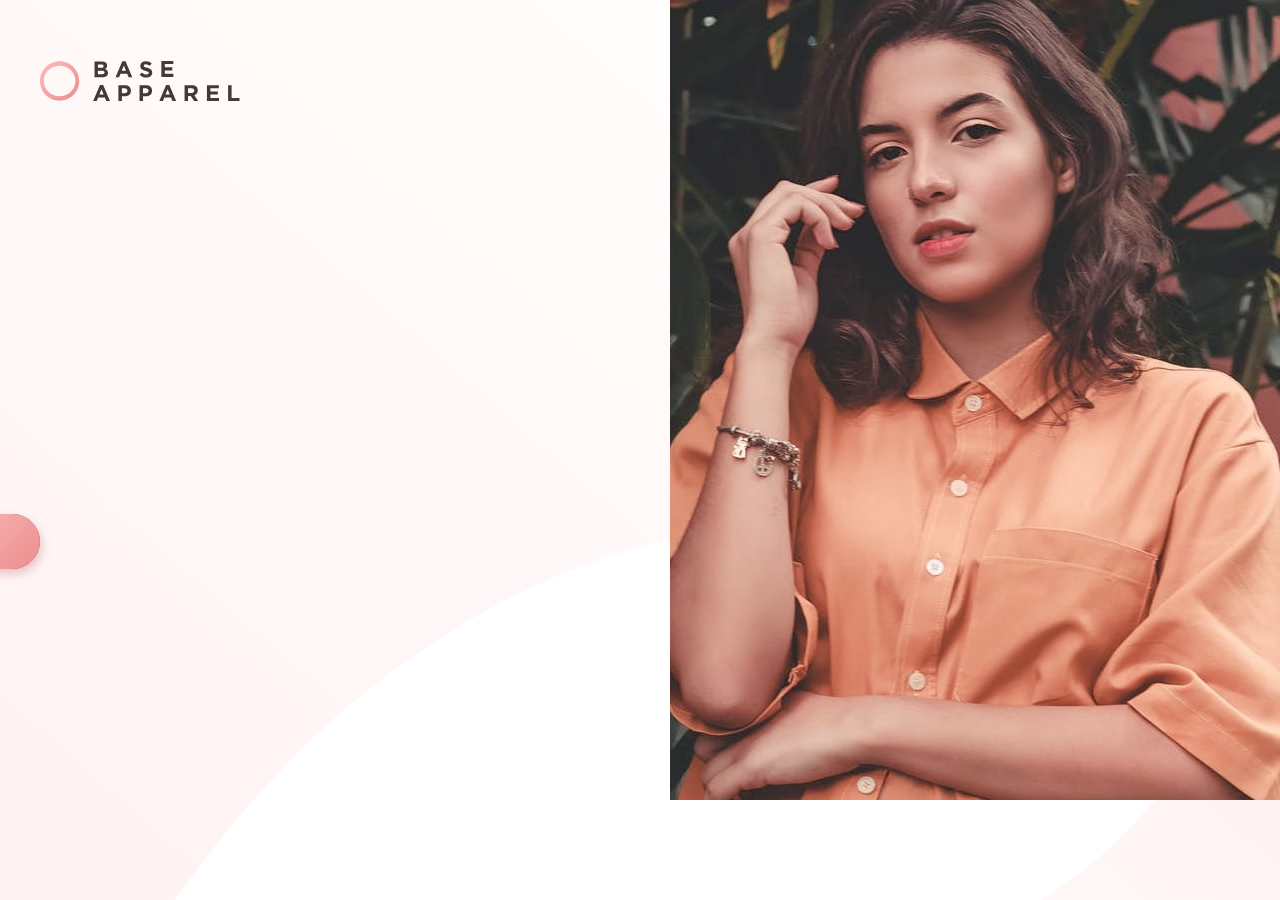
<file: base-apparel-coming-soon-master/index.html>
<!DOCTYPE html>
<html lang="en">
<head>
  <meta charset="UTF-8">
  <meta name="viewport" content="width=device-width, initial-scale=1.0"> <!-- displays site properly based on user's device -->

  <link rel="icon" type="image/png" sizes="32x32" href="./images/favicon-32x32.png">
  <title>Frontend Mentor | Base Apparel coming soon page</title>

  <!-- Feel free to remove these styles or customise in your own stylesheet 👍 -->
   <link rel="stylesheet" href="style.css" />
</head>
<body>
  <div class="container">
    <div class="left">
      <img class="logo" src="images/logo.svg" alt="Logo" />
      <img class="bg-mobile" src="images/hero-mobile.jpg"alt="background-mobile" />
      <div class="inner-container">
        <h1><span>We're</span>
          <br /> 
          coming
          <br /> 
          soon
         </h1>
   
     <p>Hello fellow shoppers! We're currently building our new <br> fashion store. Add your email below to stay up-to-date with announcements and our launch deals.
     </p>
     <form class="error">
     <input type="email" placeholder="Email Address"/>
     <img class="error-icon" src="images/icon-error.svg" alt="error"/>
     <button><img src="images/icon-arrow.svg" alt="arrow"/></button>
     <small>Please Provide a valid email</small>
     </form>
      </div>
      

    </div>
    <div class="right bg-image">
      <img src="images/hero-desktop.jpg" alt="image" />
    </div>

    </div>
    
  


  </div> 
</body>
</html>
</file>
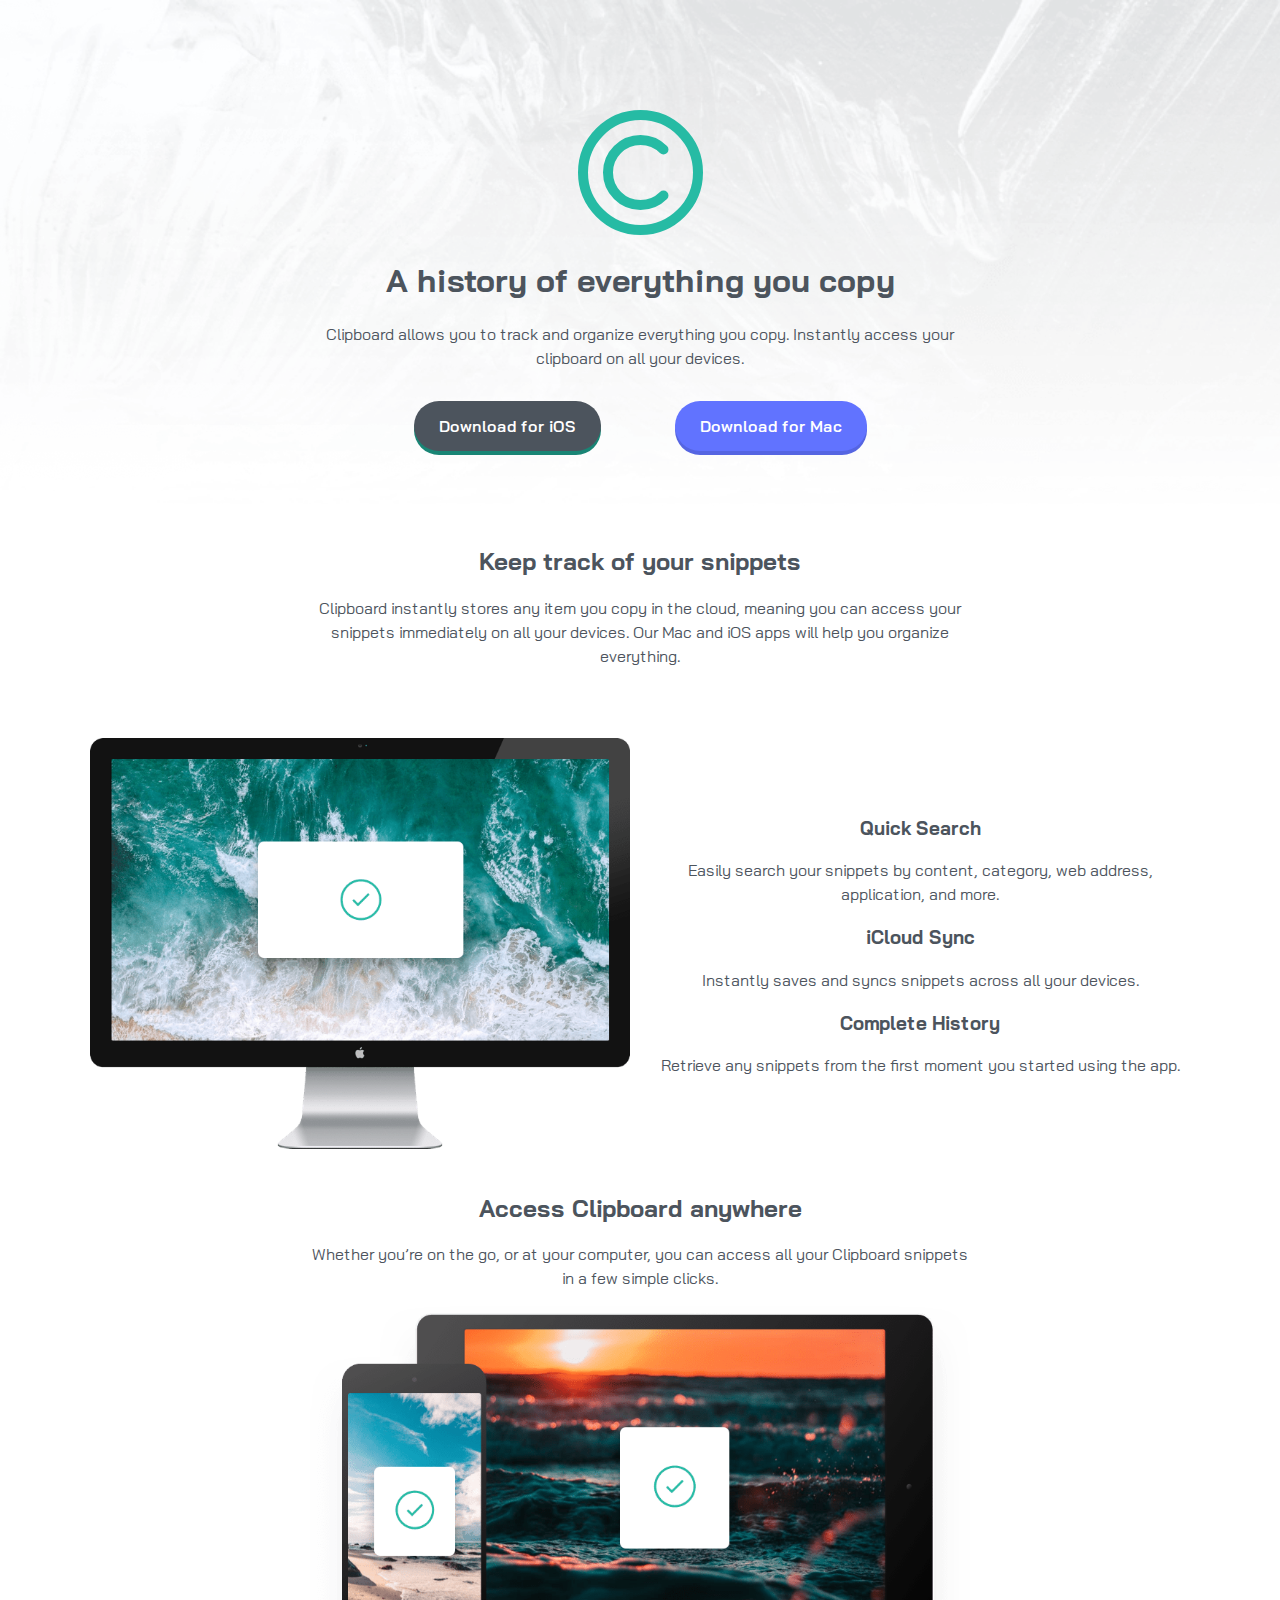
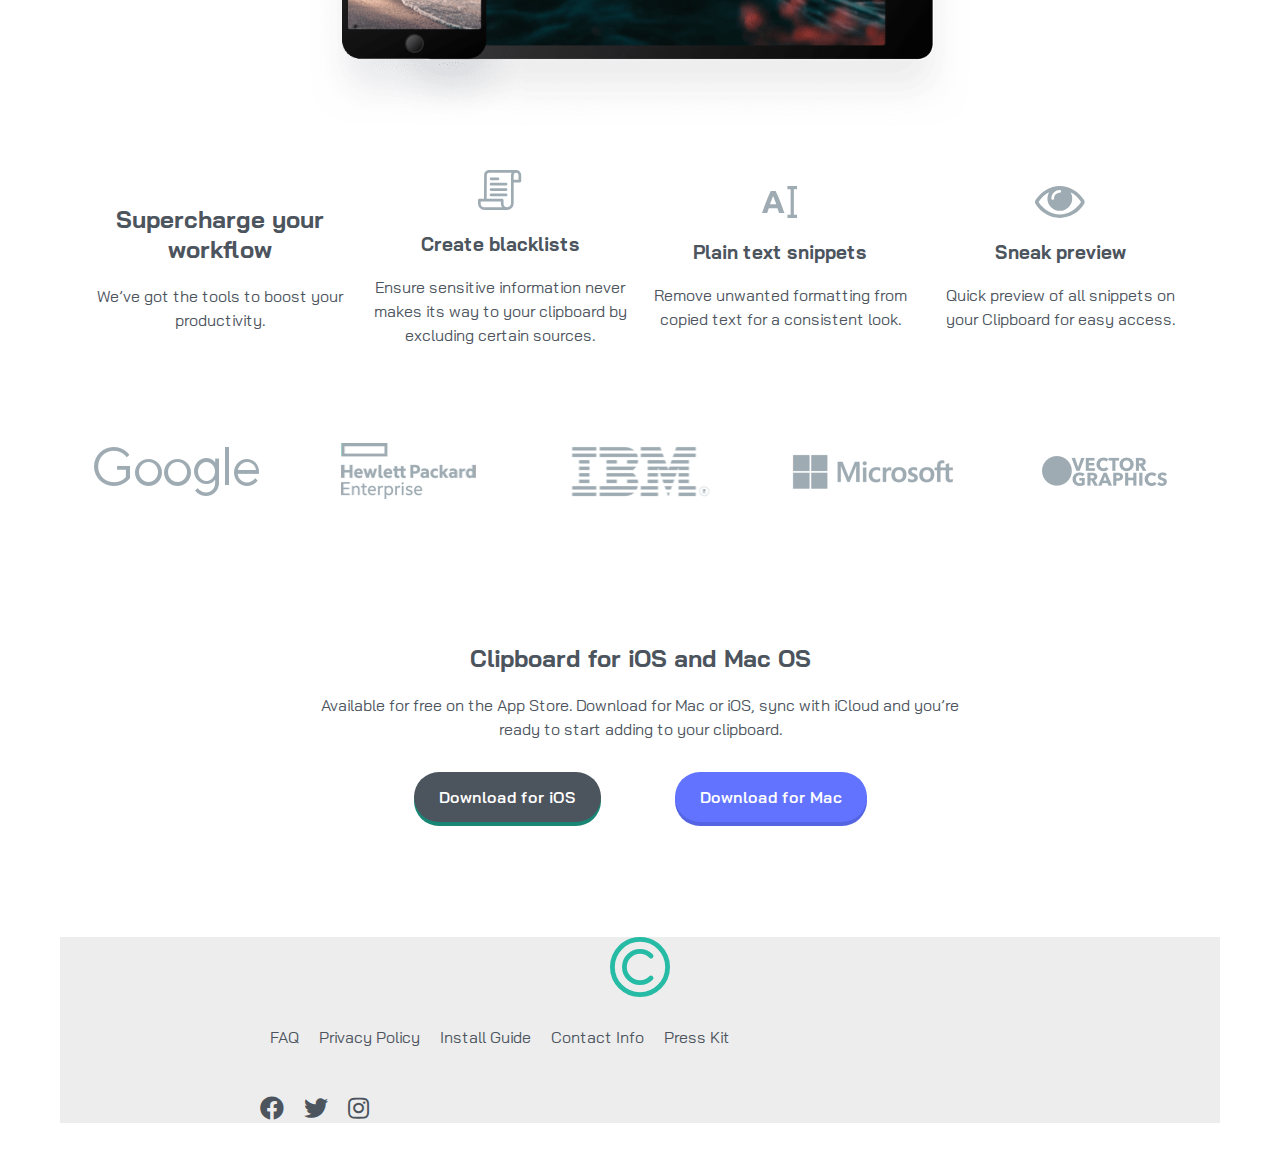
<file: clipboard-landing-page-master/index.html>
<!DOCTYPE html>
<html lang="en">
<head>
  <meta charset="UTF-8">
  <meta name="viewport" content="width=device-width, initial-scale=1.0"> <!-- displays site properly based on user's device -->

  <link rel="icon" type="image/png" sizes="32x32" href="./images/favicon-32x32.png">
  
  <title>Frontend Mentor | Clipboard landing page</title>

  <!-- Feel free to remove these styles or customise in your own stylesheet 👍 -->
   <link rel="stylesheet" href="style.css" />
   <link rel="stylesheet" href="https://cdnjs.cloudflare.com/ajax/libs/font-awesome/5.13.1/css/all.min.css" />
</head>
<body>
  <header>
    <div class="container container-small">
        <img src="images/logo.svg" alt="logo" />
        <h1>
          A history of everything you copy
        </h1>
        <p>
          Clipboard allows you to track and organize everything you 
          copy. Instantly access your clipboard on all your devices.
        </p>
        <div>
          <button class="btn-primary">
            Download for iOS
          </button>
          <button class="btn-secondary">
            Download for Mac
          </button>
      </div>
    </div>
  </header>
  <section class="container">
    <div class="container container-small">
      <h2>
        Keep track of your snippets
      </h2>
      <p>
        Clipboard instantly stores any item you copy in the cloud, 
        meaning you can access your snippets immediately on all your 
        devices. Our Mac and iOS apps will help you organize everything.
      
      </p>
    </div>
  <div class="flex">

  </div>
<section class="container flex">
  <div>
    <img src="images/image-computer.png" alt="computer" />
  </div>
  <div>
    <h3>
      Quick Search
    </h3>
    <p>
      Easily search your snippets by content, category, 
      web address, application, and more.
    </p>
    <h3>
      iCloud Sync
    </h3>
    <p>
      Instantly saves and syncs snippets across 
      all your devices.
    </p>
    <h3>
      Complete History
    </h3>
    <p>
      Retrieve any snippets from the first moment 
      you started using the app.
    </p>
    </div>
  </div>
</section>

<section class="container container-small">
  <h2>
    Access Clipboard anywhere
  </h2>
  <p>
    Whether you’re on the go, or at your computer, you can access all your Clipboard 
    snippets in a few simple clicks.
  </p>
  <img src="images/image-devices.png" alt="devices" />
</section>

<section class="container">
 
  <div class="flex">
    <div>
      <h2>
        Supercharge your workflow
      </h2>
      <p>
        We’ve got the tools to boost your productivity.
      </p>
    </div>
  <div>
      <img src="images/icon-blacklist.svg" alt="lists" />
      <h3>
        Create blacklists
      </h3>
      <p>
        Ensure sensitive information never makes its way to your clipboard by excluding certain sources.
      </p>
    </div>
    <div>
      <img src="images/icon-text.svg" alt="text" />
     <h3>
       Plain text snippets
    </h3>
      <p>
        Remove unwanted formatting from copied text for a consistent look.
      </p>
    </div>
    <div>
      <img src="images/icon-preview.svg" alt="preview" />
     <h3> Sneak preview</h3>
    <p>
      Quick preview of all snippets on your Clipboard for easy access.
    </p>
    </div>
  </div>

    
</section>
<section class="container-flex">
  <div class="flex">
    <div><img src="images/logo-google.png" alt="google" /></div>
    <div><img src="images/logo-hp.png" alt="hp" /></div>
    <div><img src="images/logo-ibm.png" alt="ibm" /></div>
    <div><img src="images/logo-microsoft.png" alt="microsoft" /></div>
    <div><img src="images/logo-vector-graphics.png" alt="vector-graphics" /></div>
      
   </div>
</section>
<section class="container container-small m4">
  <h2>
    Clipboard for iOS and Mac OS
  </h2>
  <p>
    Available for free on the App Store. Download for Mac or iOS, sync with iCloud 
  and you’re ready to start adding to your clipboard.
  </p>
  <div>
    <button class="btn-primary">
      Download for iOS
    </button>
    <button class="btn-secondary">
      Download for Mac
    </button>

  </div>
  
</section>
<footer>
  <div class="container-flex">
    <div>
    <img src="images/logo.svg" alt="logo" />
    </div>
    <ul class="links">
      <li><a href="#">FAQ</a></list>
      <li><a href="#">Privacy Policy</a></list>
      <li><a href="#">Install Guide</a></list>
      <li><a href="#">Contact Info</a></list>
      <li><a href="#">Press Kit</a></list>
    </ul>
    <ul class="social">
       <li><a href="#"><i class="fab fa-facebook"></i></a></li>
       <li><a href="#"><i class="fab fa-twitter"></i></a></li>
       <li><a href="#"><i class="fab fa-instagram"></i></a></li>
    </ul>
  </div>
</footer>
</body>
</html>
</file>
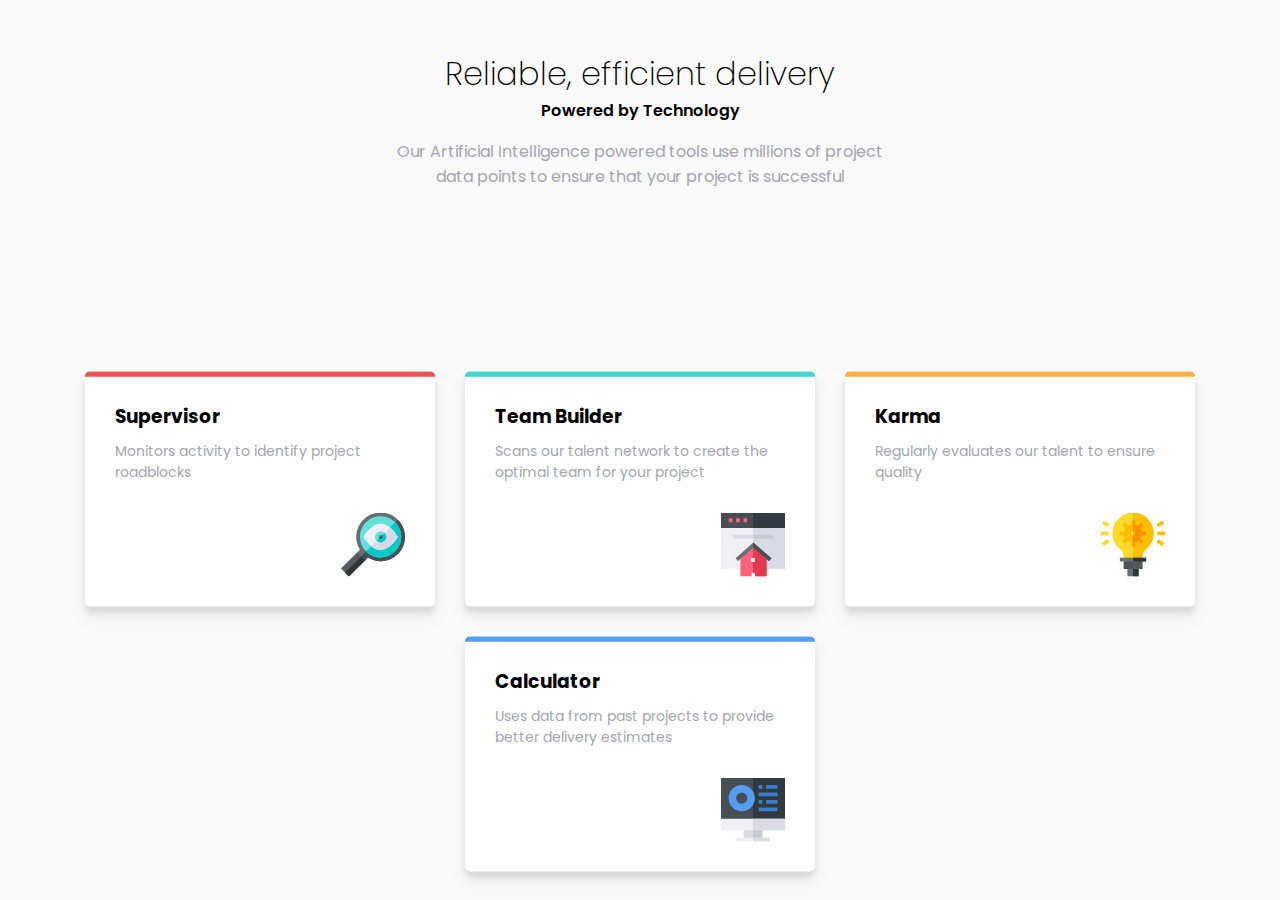
<file: four-card-feature-section-master/index.html>
<!DOCTYPE html>
<html lang="en">
<head>
  <meta charset="UTF-8">
  <meta name="viewport" content="width=device-width, initial-scale=1.0"> <!-- displays site properly based on user's device -->

  <link rel="icon" type="image/png" sizes="32x32" href="./images/favicon-32x32.png">
  <link rel="stylesheet" href="style.css" >
  <title>Frontend Mentor | Four card feature section</title>
</head>
<body>
  <header>
    <h1>Reliable, efficient delivery</h1>
     <span>Powered by Technology</span>
    </h1>
    <p>Our Artificial Intelligence powered tools use millions of project data points 
       to ensure that your project is successful</p>
       
  </header>
  <div class="container">
    <div class="box box-red box-push">
      <h3>Supervisor</h3>
      <p>Monitors activity to identify project roadblocks</p>
      <img src="images/icon-supervisor.svg" alt="supervisor" />
    </div>

    <div class="box box-cyan box-push">
      <h3>Team Builder</h3>
      <p>Scans our talent network to create the optimal team for your project</p>
      <img src="images/icon-team-builder.svg" alt="builder" />
    </div>

    <div class="box box-orange box-push">
      <h3>Karma</h3>
      <p>Regularly evaluates our talent to ensure quality</p>
      <img src="images/icon-karma.svg" alt="karma" />
    </div>

    <div class="box box-blue box-push">
      <h3> Calculator</h3>
      <p> Uses data from past projects to provide better delivery estimates</p>
      <img src="images/icon-calculator.svg" alt="calculator" />
    </div>

  </div>
</body>
</html>
</file>
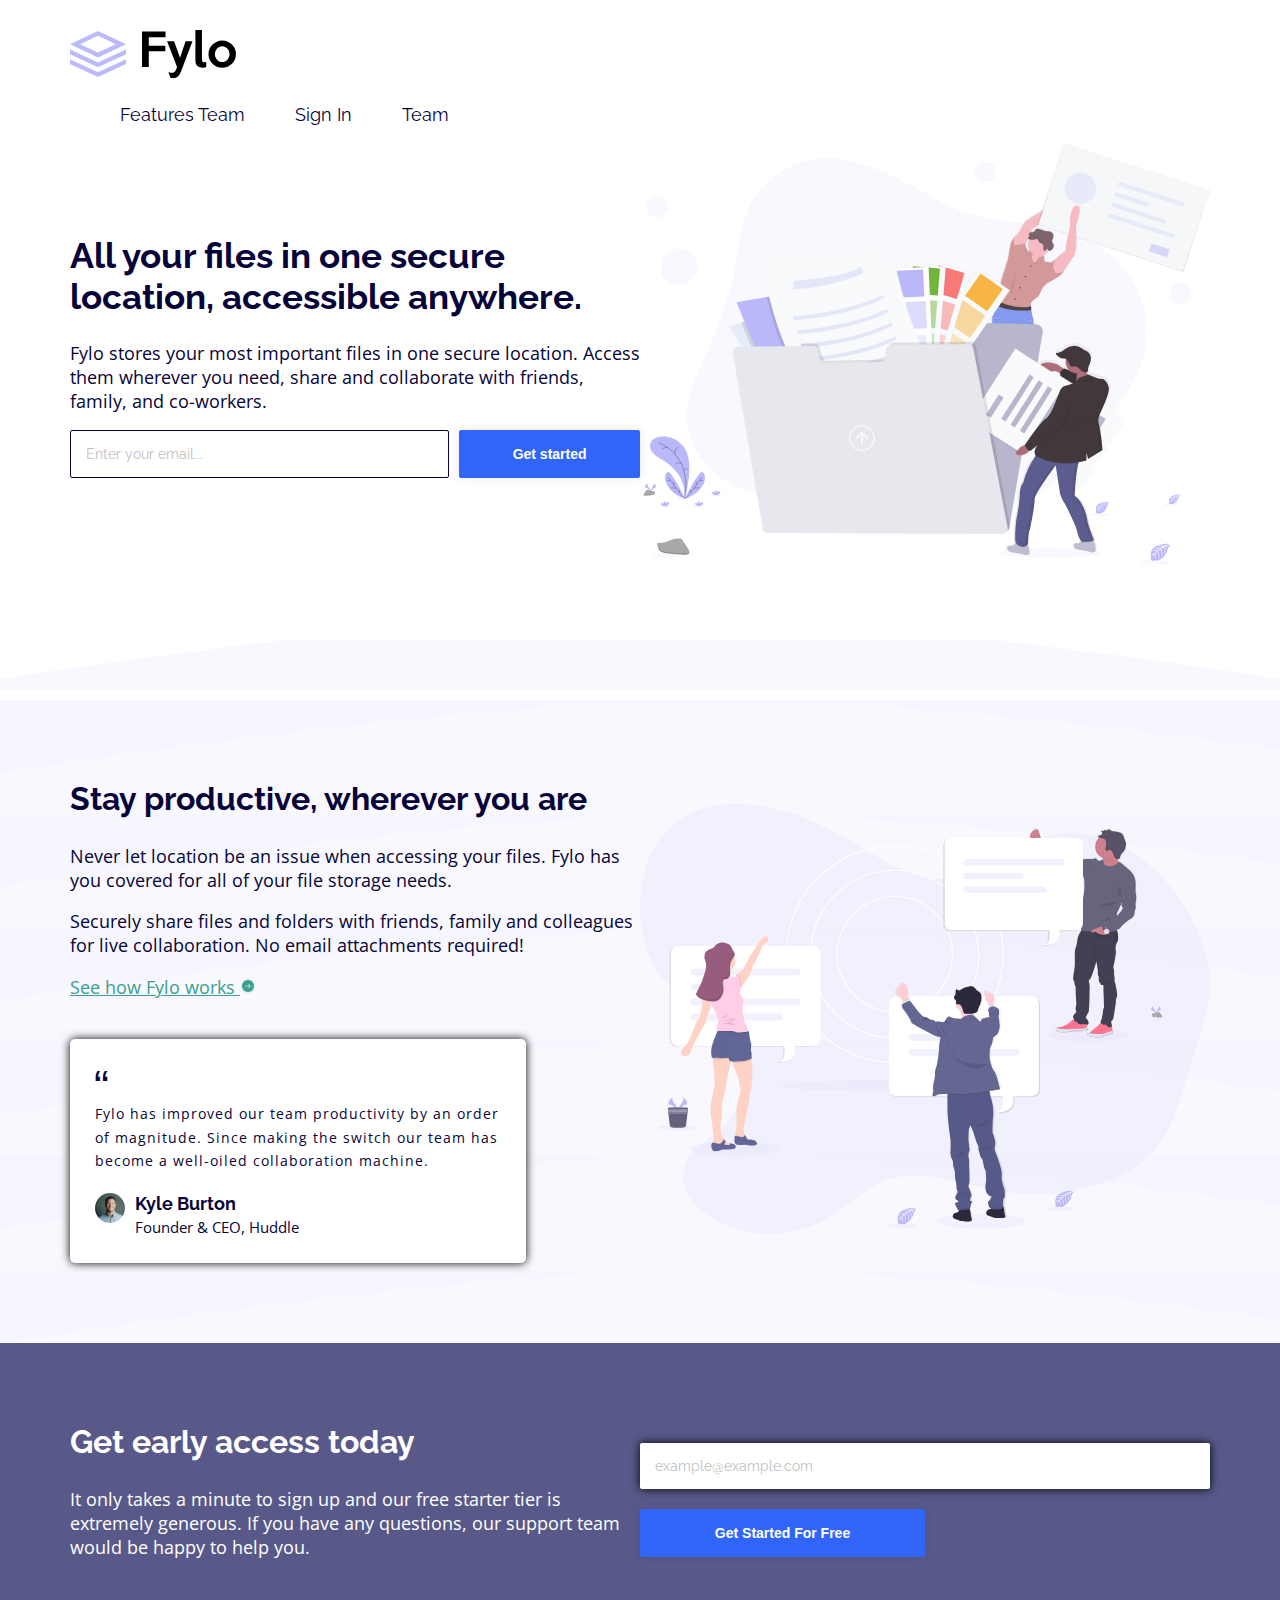
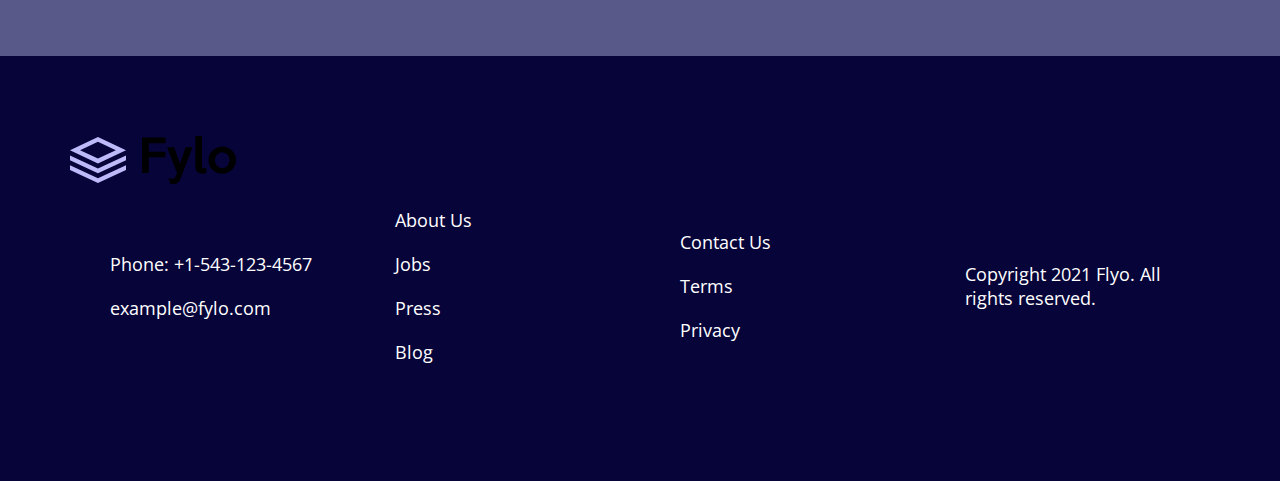
<file: fylo-landing-page-with-two-column-layout-master/index.html>
<!DOCTYPE html>
<html lang="en">
<head>
  <meta charset="UTF-8">
  <meta name="viewport" content="width=device-width, initial-scale=1.0"> <!-- displays site properly based on user's device -->

  <link rel="icon" type="image/png" sizes="32x32" href="./images/favicon-32x32.png">
  <link rel="stylesheet" href="style.css" >
  
  <title>Frontend Mentor | Fylo landing page with two column layout</title>

  <!-- Feel free to remove these styles or customise in your own stylesheet 👍 -->
  
</head>
<body>
<header>
  <div class="container">
    <nav>
      <img src="images/logo.svg" alt="logo" />
       <ul>
         <li><a href="#">
          Features
          Team
         </a></li>
         <li><a href="#">
          Sign In
         </a></li>
         <li><a href="#">
          Team
         </a></li>
       </ul>
  </nav>
  <div class="flex">
    <div>
      <h1>
        All your files in one secure location, 
        accessible anywhere.
      </h1>
      <p>
        Fylo stores your most important files in one secure location. 
    Access them wherever you need, share and collaborate with friends, 
    family, and co-workers.  
  </p>
  <form>
    <input type="email" placeholder="Enter your email..."/>
    <button>
      Get started
    </button>
  </form>
    </div>
    <div>
<img class="illustration" src="images/illustration-1.svg" alt="header-img" />
    </div>
  </div>
</div>
</header>
  <section class="light-bluish">
    <div class="container">
      <div class="flex">
        <div>
          <h2>
            Stay productive, wherever you are</h2>
            <p>Never let location be an issue when accessing your files. Fylo has you 
              covered for all of your file storage needs.</p>
            
             <p>Securely share files and folders with friends, family and colleagues for 
              live collaboration. No email attachments required!</p>
              
          <a class="green" href="#">
            See how Fylo works
            <img src="images/icon-arrow.svg" alt="icon" />
          </a>
          <div class="testimonial-box">
            <img src="images/icon-quotes.svg" alt="quote" />
            <p>
              Fylo has improved our team productivity by an order of magnitude. Since 
              making the switch our team has become a well-oiled collaboration machine.
            </p>
            <div class="user-info">
              <div>
                <img src="images/avatar-testimonial.jpg" alt="user-img" />
              </div>
              <div>
                <h4>
                  Kyle Burton
                </h4>
                <small>
                  Founder & CEO, Huddle
                </small>
              </div>
            </div>
          </div>
        </div>
        <div>
          <img class="illustration" src="images/illustration-2.svg" alt="section-img" />
        </div>
      </div>
  </div>
</section>
<section class="bluish">
<div class="container">
  <div class="flex">
    <div>
      <h2>
        Get early access today
      </h2>
      <p>
        It only takes a minute to sign up and our free starter tier is extremely generous. 
        If you have any questions, our support team would be happy to help you.
      </p>
    </div>
  
  <div>
    <form>
      <input type="email" placeholder="example@example.com" />
      <button>
          Get Started For Free
        </button>
      </form>
    </div>
  </div>
</div>
</section>
<footer>
<div class="container">
  <img src="images/logo.svg" alt="logo" />
  <div class="flex align-start">
     <ul>
        <li>
         Phone: +1-543-123-4567
        </li>
        <li>
          example@fylo.com
        </li>
      </ul>
      <ul>
        <li>
          About Us
        </li>
        <li>
          Jobs
        </li>
        <li>
          Press
        </li>
        <li>
          Blog
        </li>
      </ul>
      <ul>
        <li>
          Contact Us
        </li>
        <li>
          Terms
        </li>
        <li>
          Privacy
        </li>
      </ul>
    <ul>
      <li>
        Copyright 2021 Flyo. All rights reserved.
      </li>
    </ul>
  </div>
</div>
</footer>
</body>
</html>
</file>
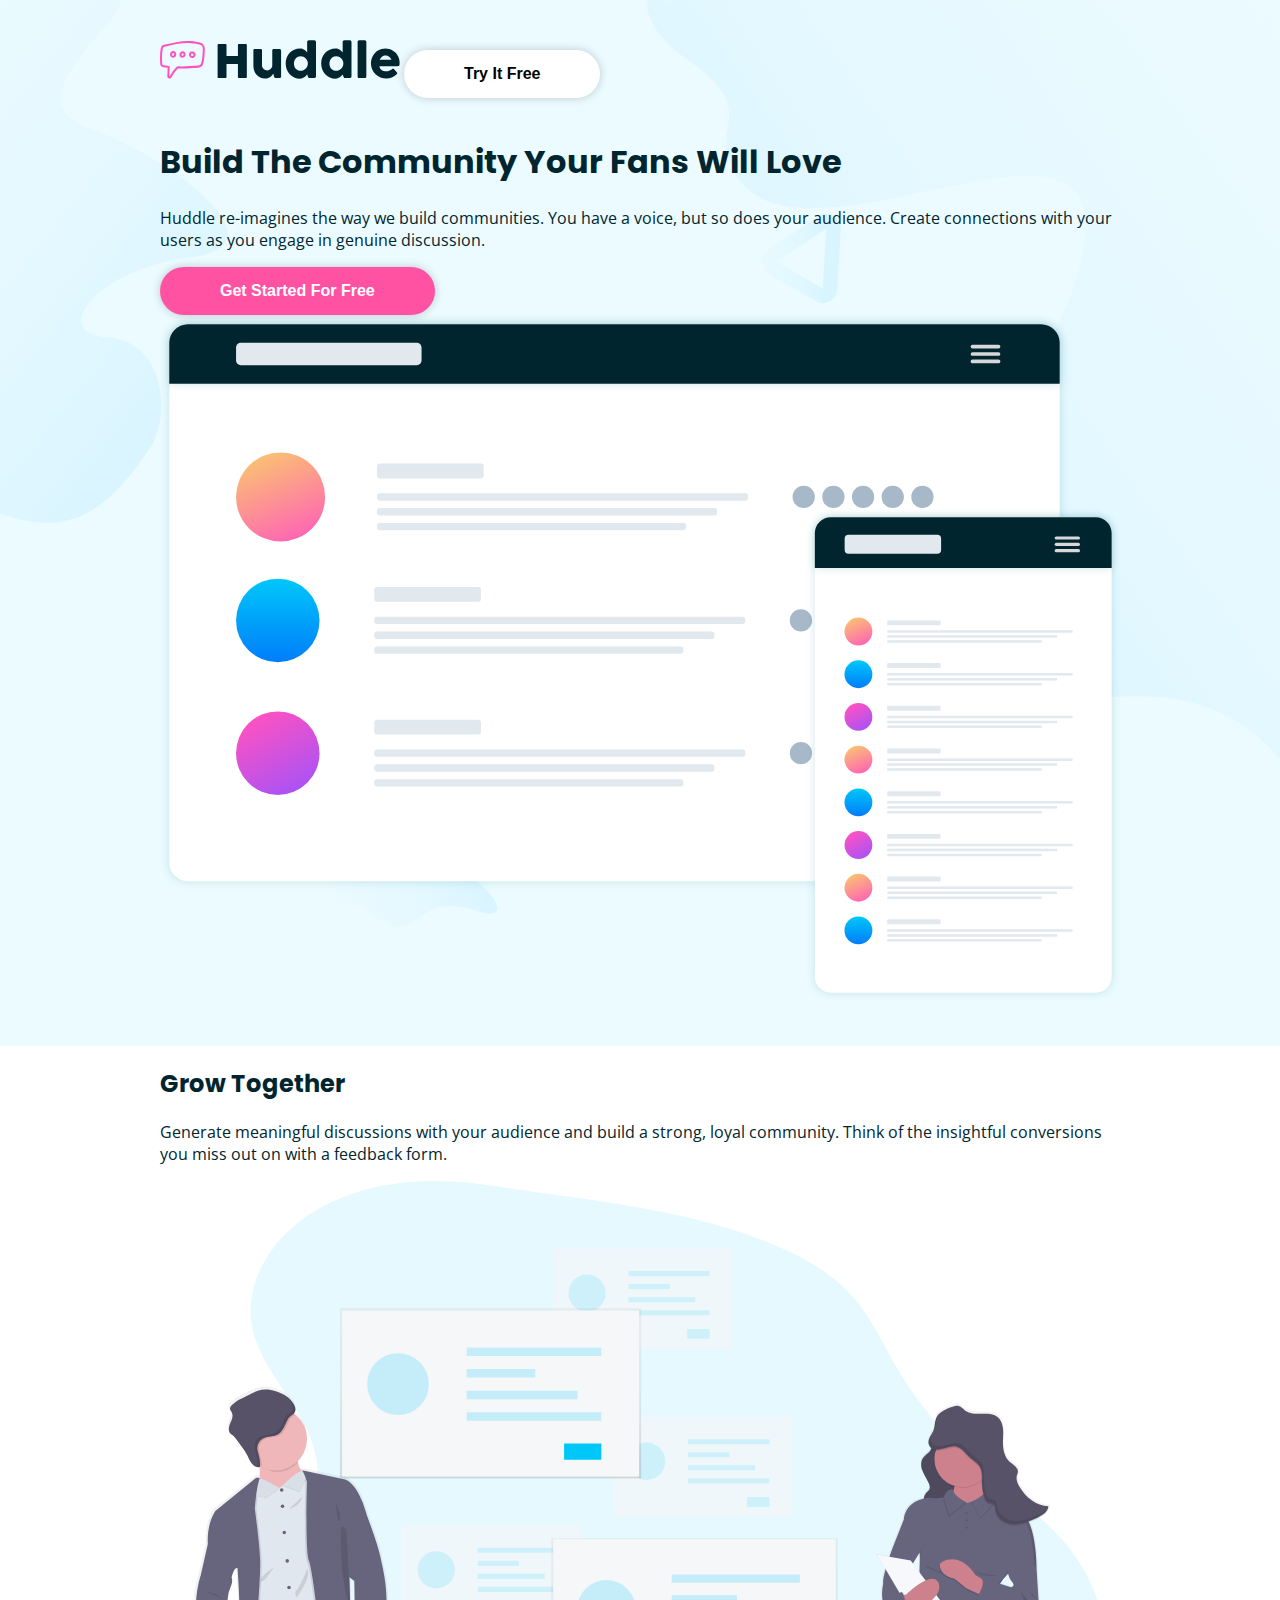
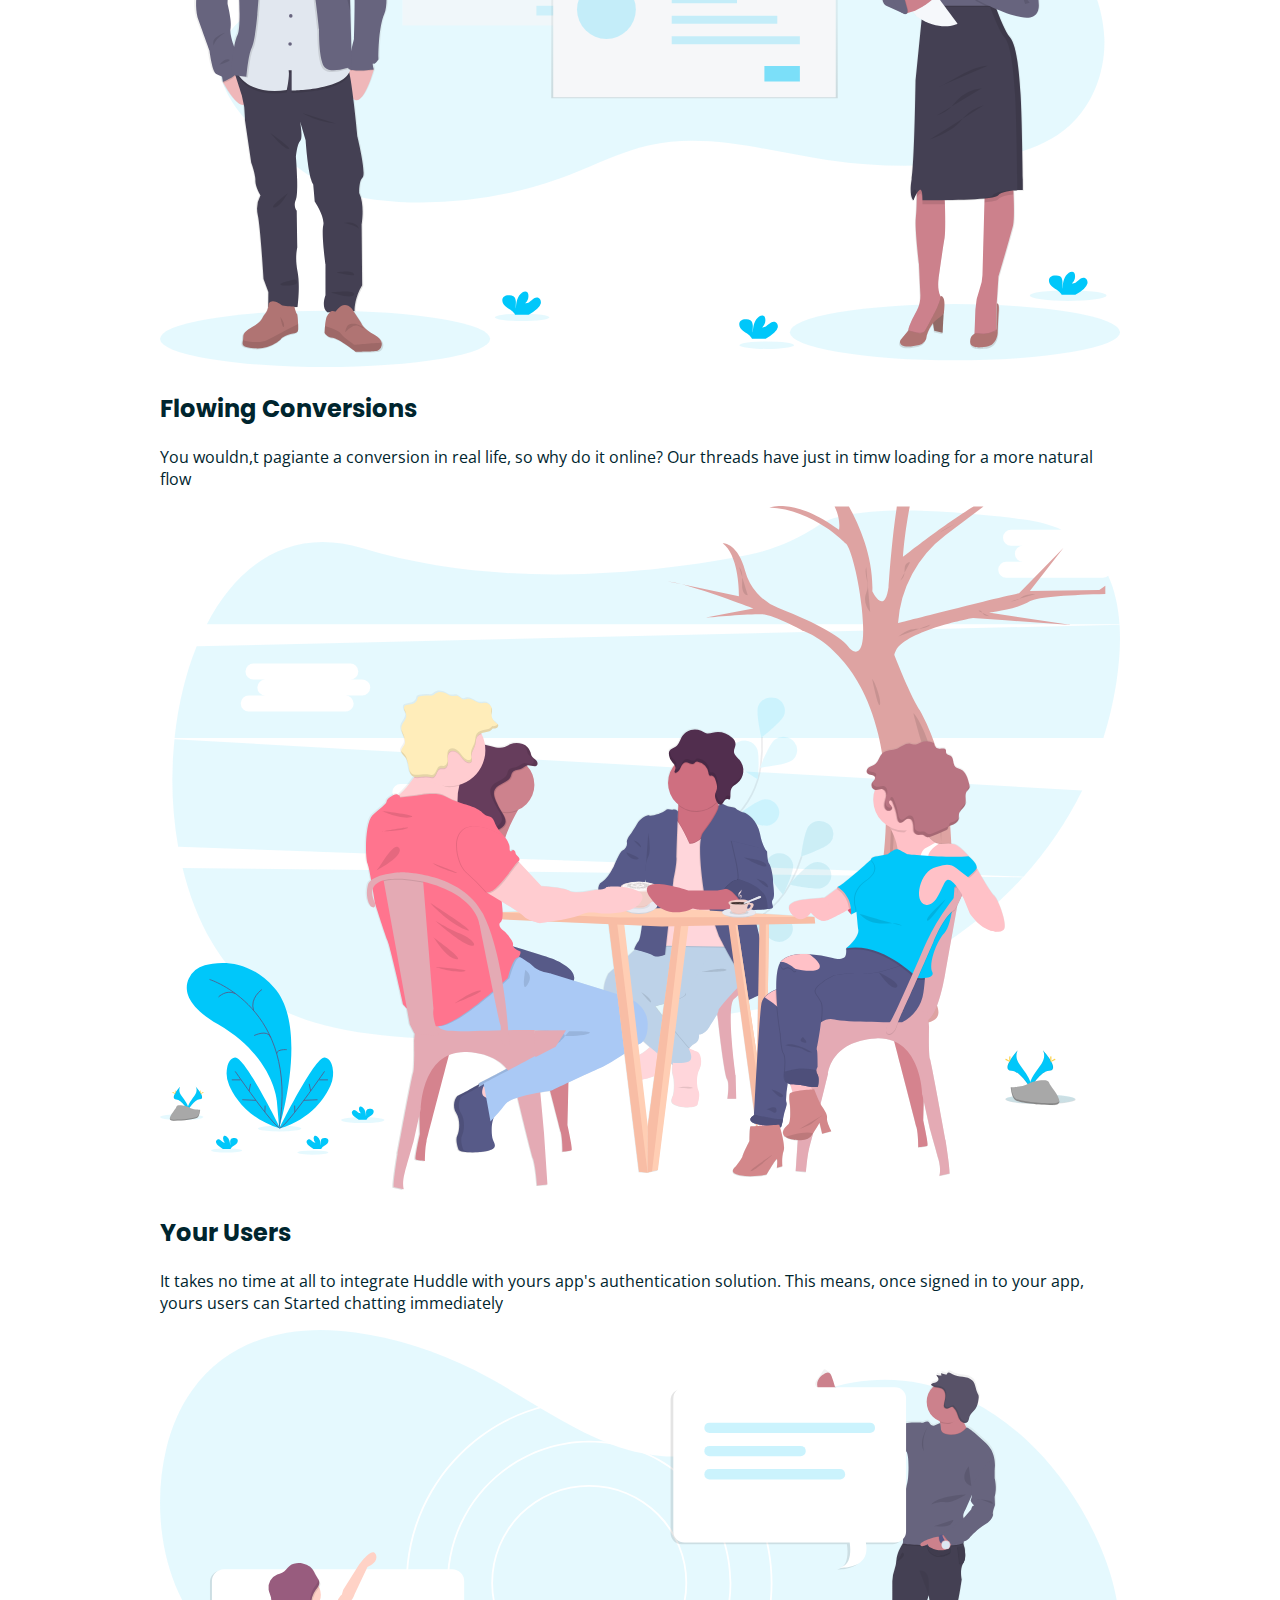
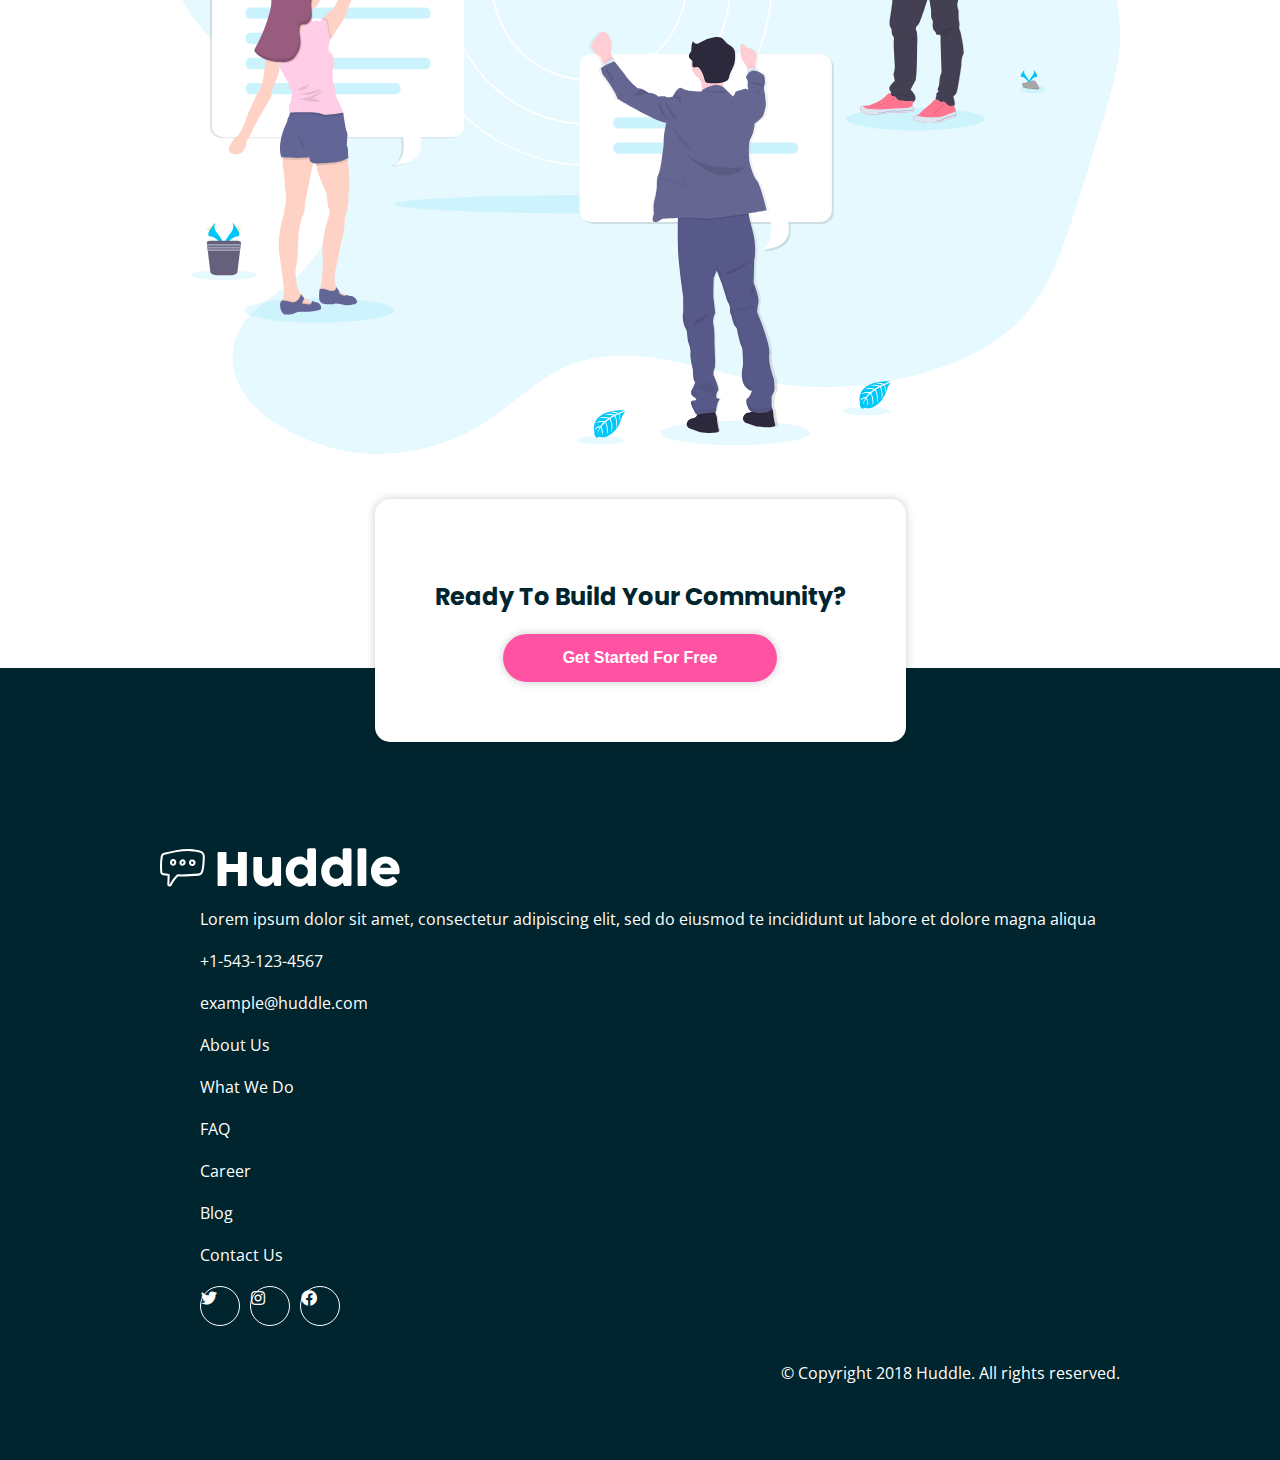
<file: huddle-landing-page-with-alternating-feature-blocks-master/index.html>
<!DOCTYPE html>
<html lang="en">
<head>
  <meta charset="UTF-8">
  <meta name="viewport" content="width=device-width, initial-scale=1.0"> <!-- displays site properly based on user's device -->

  <link rel="icon" type="image/png" sizes="32x32" href="./images/favicon-32x32.png">
  <link rel="stylesheet" href="style.css" />
  <link rel="stylesheet" href="https://cdnjs.cloudflare.com/ajax/libs/font-awesome/5.12.1/css/all.min.css" />
  <title>Frontend Mentor | Huddle landing page with alternating feature blocks</title>

   
</head>
<body>
  <header>
    <div class="container">
    <nav class="flex1">
      <img class="logo" src="images/logo.svg" alt="" />
      <button class="btn">
        Try It Free
      </button>
    </nav>
    <div class="flex">
      <div>
        <h1>
          Build The Community Your Fans Will Love
        </h1>
  
        <p>
    Huddle re-imagines the way we build communities. You have a voice, but so does your audience. 
    Create connections with your users as you engage in genuine discussion. 
  </p>
  <button class="btn btn-primary">
    Get Started For Free
  </button>
</div>
<div>
  <img src="images/illustration-mockups.svg" alt="mockups"/>
</div>
</div>
</div>
</header>
<main>
  <div class="container">
    <div class="flex-box">
      <div>
        <h2>Grow Together</h2>
        <p>
          Generate meaningful discussions with your audience and build
          a strong, loyal community.
          Think of the insightful conversions you miss out on with a feedback form.
        </p>
        </div>
        <div>
          <img src="images/illustration-grow-together.svg" alt="grow-together" />

        </div>
      </div>
      <div class="flex-box box-reverse-mobile">
        <div>

          <h2>Flowing Conversions</h2>
          <p>
            You wouldn,t pagiante a conversion in real life, 
            so why do it online? Our threads 
            have just in timw loading for a more natural flow
          </p>
        </div>
        <div>
          <img src="images/illustration-flowing-conversation.svg" alt="flowing-conversation" />
        </div>

      </div>

      <div class="flex-box">
        <div>
          <h2>Your Users</h2>
          <p>It takes no time at all to integrate Huddle with yours app's
            authentication solution.
            This means, once signed in to your app, yours users can Started
            chatting immediately</p>
          </div>
          <div>
            <img src="images/illustration-your-users.svg" alt="your-users" />
          </div>
        </div>
      </div>
    </div>
</main>

      
      
      
      
      
      



 
<div class="container center">
  <div class="box small-box">
    <h2>
      Ready To Build Your Community?
    </h2>
    <button class="btn btn-primary btn-big">
      Get Started For Free
    </button>
</div>
</div>

     
  
  <footer>
    <div class="container">

      <img src="images/logo white.svg" alt="logo-2" />
      <div class="flex align">
          <ul>
            <li>
              Lorem ipsum dolor sit amet, 
            consectetur adipiscing elit, 
            sed do eiusmod te
            incididunt ut labore et dolore magna aliqua
          </li>
          <li>
            +1-543-123-4567
          </li>
          <li>
            example@huddle.com
          </li>
        </ul>
      </div>
      <div>
        <ul>
          <li>
            About Us
          </li>
          <li>
            What We Do
          </li>
          <li>
            FAQ
          </li>
        </ul>
        <ul>
          <li>
            Career
          </li>
          <li>
            Blog
          </li>
          <li>
            Contact Us
          </li>
        </ul>
         <ul class="social-media">
           <li><a class="circle" href=""><i class="fab fa-twitter"></i></a></li>
           <li><a class="circle" href=""><i class="fab fa-instagram"></i></a></li>
           <li><a class="circle" href=""><i class="fab fa-facebook"></i></a></li>
          </ul>
            
      </div>
      <p>
        &copy; Copyright 2018 Huddle. All rights reserved.
      </p> 
    </div>
    </footer>
</body>
</html>
</file>
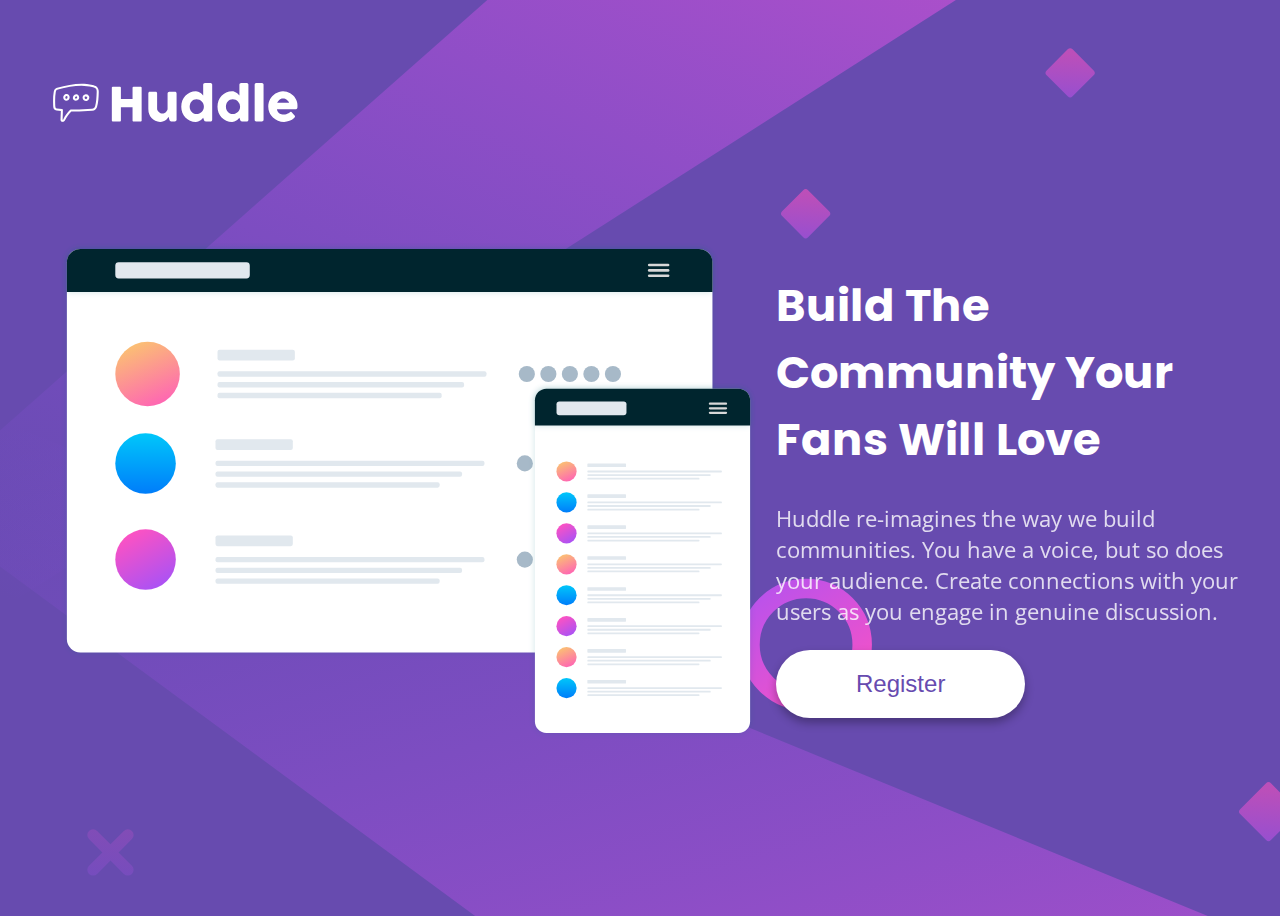
<file: huddle-landing-page-with-single-introductory-section-master/index.html>
<!DOCTYPE html>
<html lang="en">
<head>
  <meta charset="UTF-8">
  <meta name="viewport" content="width=device-width, initial-scale=1.0"> <!-- displays site properly based on user's device -->

  <link rel="icon" type="image/png" sizes="32x32" href="./images/favicon-32x32.png">
  <link rel="stylesheet" href="style.css" />
  <title>Frontend Mentor | Huddle landing page with single introductory section</title>
<link rel="stylesheet" href="https://cdnjs.cloudflare.com/ajax/libs/font-awesome/4.7.0/fonts/fontawesome-webfont.ttf" />
  <!-- Feel free to remove these styles or customise in your own stylesheet 👍 -->
</head>
<body>
  <div class="container">
    <img src="images/logo.svg" alt="logo" />

<div class="flex">
  <div>
    <img src="images/illustration-mockups.svg" alt="illustartion" />
  </div>
  <div>
    <h1>
      Build The Community Your Fans Will Love
    </h1>
    <p>
      Huddle re-imagines the way we build communities. You have a voice, but so does your audience. 
      Create connections with your users as you engage in genuine discussion. 
    </p>
     <button class="btn">
       Register
     </button>
  </div>
  </div>



<ul class="social-links">

</ul> 
</div>
</body>
</html>
</file>
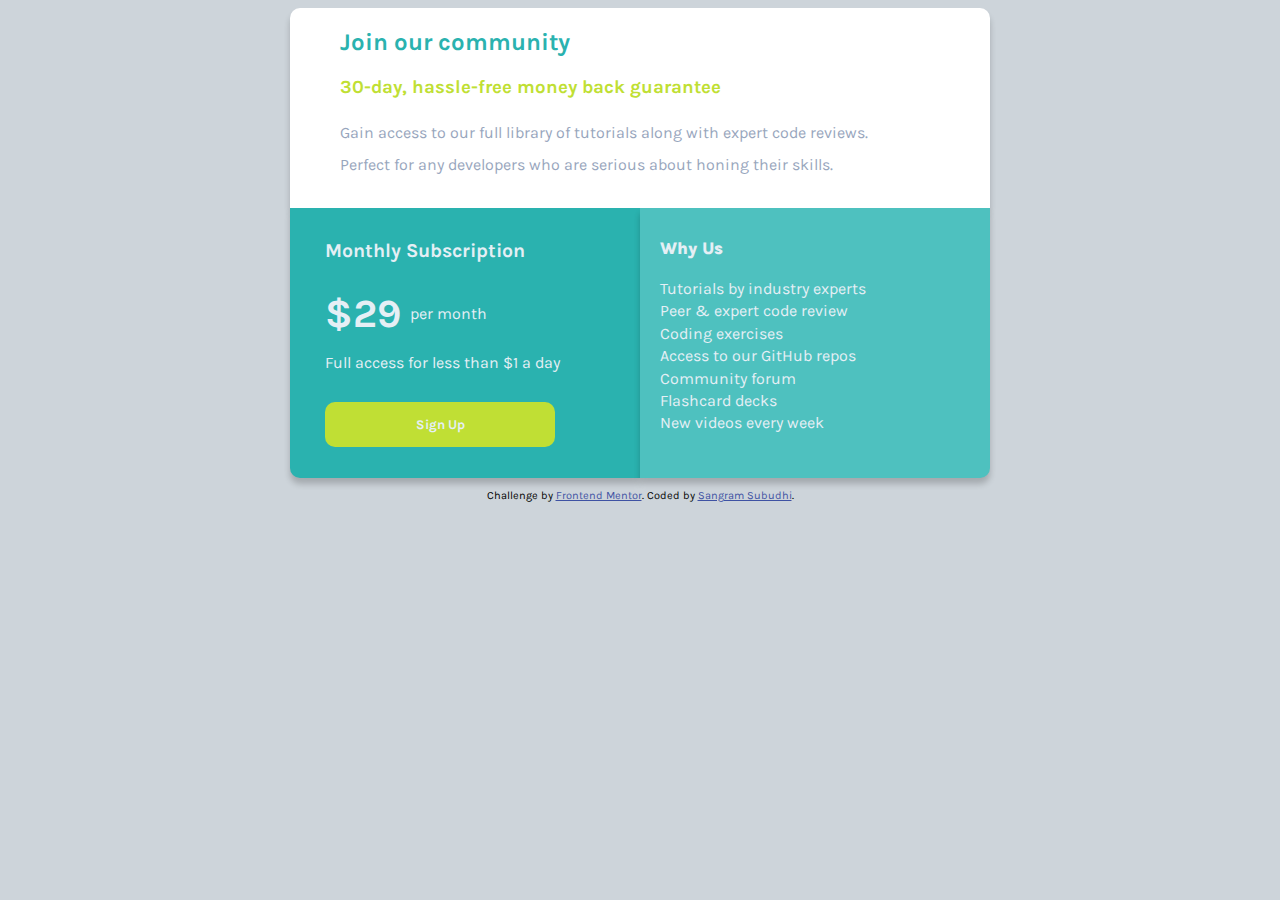
<file: single-price-grid-component-master/index.html>
<!DOCTYPE html>
<html lang="en">
  <head>
    <meta charset="UTF-8" />
    <meta name="viewport" content="width=device-width, initial-scale=1.0" />
    <link rel="stylesheet" href="single_price_grid.css" />

    <title>Frontend Mentor | Single Price Grid Component</title>

    <style>
      .attribution {
        font-size: 11px;
        text-align: center;
      }
      .attribution a {
        color: hsl(228, 45%, 44%);
      }
    </style>
  </head>
  <body style="background-color: rgb(205, 212, 218)">
    <div class="parts">
      <div class="join">
        <div class="join_title"><h2>Join our community</h2></div>
        <div class="money_back">
          <h3>30-day, hassle-free money back guarantee</h3>
        </div>
        <div class="join_desc">
          Gain access to our full library of tutorials along with expert code
          reviews. <br />
          Perfect for any developers who are serious about honing their skills.
        </div>
      </div>
      <div class="bottom_half">
      <div class="subscribe">
        <div class="sub_text"><h2> Monthly Subscription</h2></div> 
        <div class="cost"> <h1>$29</h1> </div> 
        <div class="per_month">  per month</div>
        <div class="full_access">Full access for less than $1 a day</div>
        <button class="sign_up_button">Sign Up</button>
      </div>
        <div class="why">
          <div class="why_title">Why Us</div>
          <div class="why_desc">
           Tutorials by industry experts <br> Peer & expert code review <br> Coding
          exercises <br> Access to our GitHub repos <br> Community forum <br> Flashcard decks <br>
          New videos every week
          </div>
        </div>
      </div>
      </div>
    </div>
    <p class="attribution">
      Challenge by
      <a href="https://www.frontendmentor.io?ref=challenge" target="_blank"
        >Frontend Mentor</a
      >. Coded by <a href="#">Sangram Subudhi</a>.
    </p>
  </body>
</html>
</file>
<file: base-apparel-coming-soon-master/style.css>
@import url('https://fonts.googleapis.com/css2?family=Josefin+Sans:wght@300;400;600&display=swap');

*{
    box-sizing: border-box;
}
body{
    font-family: 'Josefin Sans', sans-serif;
    background-image: url(images/bg-pattern-desktop.svg);
    background-size: cover;

    margin: 0;
}
.container{
    display: flex;
    min-height: 100vh;
}
.left{
    padding: 0 40px 40px;
    width: 60%;
}
.inner-container{
    max-width: 450px;
}
.right bg-image{
    background-size: cover;
    width: 40%;
    background-position: center;
}
.logo{
    margin: 60px 0;
    width: 200px;
}
.bg-mobile{
    display: none;
}
h1{
    color: hsl(0 , 6%, 24%);
    text-transform: uppercase;
    letter-spacing: 10px;
    font-size: 60px;
    line-height: 1.1;
    margin-bottom: 0;
    opacity: 0;
    animation: comeinleft 0.5s ease forwards;
    transform: translateX(-100%);
}
@keyframes comeinleft{
    to{
        opacity: 1;
        transform: translateX(0);
    }
}
h1 span{
    color: hsl(0, 36%, 70%);
    font-weight: 200;
}
p{
    color: hsl(0, 93%, 68%);
    letter-spacing: 1px;
    line-height: 26px;
    margin-bottom: 30px 0;
    transform: translateX(100%);
    opacity: 0;
    animation: comeinright 0.5s ease forwards;
}
@keyframes comeinright{
    to{
        opacity: 1;
        transform: translateX(0);
    }
}
form{
    position: relative;
    animation: comeinleft 0.5s ease forwards;
    transform: translateX(-100%);
}

input{
    background-color: transparent;
    border: 1px solid hsl(0, 6%, 24%);
    border-radius: 50px;
    width: 100%;
    padding: 15px 30px;
    font-size: 16px;
    height: 55px;
      
}
input:focus,
button:focus{
    border-width: 2px;
    box-shadow: 0px 0px 10px hsl(0,36%,70%);
    outline: none;
}
input ::placeholder{
    color: hsl(0,36%,70%);
}
form .error input{
    border: 2px solid hsl(0, 36%, 70%,0.5);
    max-width: 300px;
}
button{
    background-image: linear-gradient(135deg,hsl(0,80%,86%),hsl(0,74%,74%));
    padding: 15px;
    border: none;
    width: 100px;
    border-radius: 50px;
    position: absolute;
    top: 0;
    right: 0;
    height: 55px;
    box-shadow: 2px 5px 10px hsl(0, 36%, 70%,0.5);
    transition: opacity 0.2s ease;
}
button:hover{
    background-image: linear-gradient(135deg,hsl(0,36%,70%),hsl(0,93%,68%));
    cursor: pointer;
    opacity: 0.6;
}
.error-icon{
    position: absolute;
    top : 15px;
    right: 120px;
    display: none;
    
}
small{
    color: hsl(0, 93%, 68%);
    margin: 20px;
    display: none;
    margin-left: 30px;
}
form .error{
    display: block;
}
@media screen and(max-width: 600px)
{
    .h1{
        font-size: 40px;
    }
    .logo{
        margin: 30px 0;
        width: 100px;
    }
    .bg-mobile{
        display: block;
        margin-left: -40px;
        margin-right: -40px;
        width: calc(100 + 80px);
    }
    .left{
        width: 100%;
    }
    .right{
        display: none;
    }
}
</file>
<file: clipboard-landing-page-master/style.css>
@import url('https://fonts.googleapis.com/css2?family=Bai+Jamjuree:wght@400;600&display=swap');
*{
    box-sizing:border-box;
}
:root{
--strong-cyan: hsl(171, 66%, 44%);
--light-blue: hsl(233, 100%, 69%);
--dark-grayishblue: hsl(210, 10%, 33%);
--grayish-blue: hsl(201, 11%, 66%);
}
body{
    
    color: var(--dark-grayishblue);
    font-family: 'Bai Jamjuree', sans-serif;
    text-align: center;
    margin: 0;
}
header{
    background-image: url('./images/bg-header-desktop.png');
    background-repeat: no-repeat;
    background-size: cover;
    padding: 80px 0 20px;
}
img{
    max-width: 100%;
}
p{
    line-height: 1.5;
    color: var(--dark-grayishblue);
}
 
.container{
    padding: 0 20px;
    max-width: 100%;
    margin: 30px auto;
    width: 1200px;
}
.container-small{
    width: 700px;
}
section{
    padding: 30px 0;
}
.flex{
    display: flex;
    align-items: center;
    justify-content: center;
    flex-wrap: wrap;
}
.flex >*{
    flex: 1;
    padding: 10px;
}
.m4{
   margin: 100px auto; 
}
.btn{
     background-color: var(--strong-cyan);
     padding: 15px 25px;
     border: none;
     color: #fff;
     border-radius: 50px;
     font-family: 'Bai Jamjuree', sans-serif;
     font-size: 16px;
     font-weight: 600;
     margin: 15px 35px;
}
.btn-primary{
     background-color: var(--dark-grayishblue);
     padding: 15px 25px;
     color: #fff;
     font-family: 'Bai Jamjuree', sans-serif;
     font-size: 16px;
     font-weight: 600;
     border: none;
     border-radius: 50px;
     margin: 15px 35px;
     box-shadow: 0 4px hsl(171, 68%, 31%)
}
.btn-secondary{
    background-color: var(--light-blue);
    padding: 15px 25px;
    border: none;
    border-radius: 50px;
    color: #fff;
    font-family: 'Bai Jamjuree', sans-serif;
    font-weight: 600;
    font-size: 16px;
    margin: 15px 35px;
    box-shadow: 0 4px hsl(233, 71%, 61%);
}
footer{
    background-color:   hsl(0,0%,93%);
}
footer img{
    width: 60px;
    
}
footer ul{
    display: flex;
    flex-wrap: wrap;
    padding: 0;
    list-style-type: none;
    margin-left: 200px; 
} 
footer ul a{
    color: var(--dark-grayishblue);
    text-decoration: none;
}
footer .links li{
    padding: 10px;
    margin-bottom: 20px;
}
footer .links {
    flex: 3;
}
footer .container{
    margin-bottom: 0;
}
footer .social li{
    margin-right: 10px;
}
footer .social a{
    font-size: 24px;
    margin-right: 10px;
}
 


@media (max-width: 768px)
{
  .flex{
     flex-direction: column;
     
  } 
  footer .links{
      flex-direction: column;
  }
  footer .links li{
      padding: 10px;
      margin-right: 0;
  } 
}
</file>
<file: four-card-feature-section-master/style.css>
@import url('https://fonts.googleapis.com/css2?family=Poppins:wght@200;400;600&display=swap');
*{
    box-sizing: border-box;
}
body{
    background: hsl(0, 0%, 98%);
    font-family: 'Poppins', sans-serif;
}
header{
    margin: 50px auto;
    max-width: 500px;
    text-align: center;

}

h1{
    font-weight: 200;
    margin: 0;
}
span{
    font-weight: 600;

}
.container{
    display: flex;
    flex-wrap: wrap;
    margin: 0 auto;
    justify-content: center;
    max-width: 1140px;
    
}
.box{
    background-color: #fff;
    box-shadow: 0 10px 20px rgba(0,0,0,0.05),0 6px 6px rgba(0,0,0,0.1);
    padding: 30px;
    position: relative;
    overflow: hidden;
    width: 350px;
    margin: 15px;
    border-radius: 5px;
    
}
.box ::after{
    content: '';
    position: absolute;
    height: 5px;
    width: 100%;
    top: 0;
    left: 0;

}
.box-red ::after{
background-color:hsl(0, 78%, 62%);    
}
.box-cyan ::after{
background-color:hsl(180, 62%, 55%);
}
.box-orange ::after{
background-color:hsl(34, 97%, 64%);
}
.box-blue ::after{
background-color:hsl(212, 86%, 64%);
}

.box-push{
    transform: translateY(50%);
}
 
 
.box h3{
    margin: 0;
}
.box p{
    font-size: 14px;
    margin: 10px 0 30px;
}
.box img{
    display: block;
    margin-left: auto;
}
p{
color: hsl(229, 6%, 66%);
}
@media (max-width: 775px)
{
    .box-push{
        transform: translateY(0);
    }
}
</file>
<file: fylo-landing-page-with-two-column-layout-master/style.css>
@import url('https://fonts.googleapis.com/css2?family=Open+Sans&family=Raleway:wght@400;700&display=swap');
*{
    box-sizing: border-box;
}
body{
    font-family: 'Open Sans', sans-serif;
    color: hsl(243, 87%, 12%);
    font-size: 1.1em;
    margin: 0;
}
a{
   color: hsl(170,45%,43%);
}
img{
    max-width: 100%;
}
h1,h2,h4{
    font-family: 'Raleway', sans-serif;
    margin-top: 0;
}
h2{
    font-size: 1.8em;
}
.green{
    color: hsl(170,45%,43%);
}
.container{
    width: 1200px;
    padding: 30px;
    max-width: 100%;
    margin: 0 auto;
}
.align-start{
    align-items: flex-start;
}

.flex{
    display: flex;
    flex-wrap: wrap;
    align-items: center;
}
.flex > div
,.flex > ul{
    flex: 1;

}
.flex >div:firstchild{
    margin-right: 20px;
}
.flex >div:last child{
    margin-left: 20px;
}
/*----------nav styling-----------*/
.nav{
    display: flex;
    align-items: center;
    justify-content: space-between;
    margin: 30px 0;
}
nav ul{
    display: flex;
    padding: 0;
    list-style-type: none;
}
nav ul li{
    margin-left: 50px;
}
nav ul a{
    font-family: 'Raleway', sans-serif;
    color: hsl(243, 87%, 12%);
    text-decoration: none;

}
/*---------Form Section---------*/
form{
    display: flex;
}
input{
    border: 1px solid hsl(243,87%,12%);
    border-radius: 2px;
    font-family: 'Raleway', sans-serif;
    font-size: 14px;
    flex: 0.7;
    padding: 15px;
}
input::placeholder{
  color: hsl(0,0%,75%)
}
button{
    border: 1px solid hsl(224,93%,58%);
    background-color: hsl(224,93%,58%);
    box-shadow: 0 0 10px rgba(0,0,0,0.1);
    border-radius: 2px;
    flex: 0.2;
    font-weight: 700;
    padding: 15px;
    font-size: 14px;
    color: #fff;
    flex: 0.3;
    margin-left: 10px;
}
.light-bluish{
    background-color: hsl(240,75%,98%);
    background-image: url(images/bg-curve-desktop.svg);
    margin-top: 100px;
    position: relative;
    padding: 50px 0;
}
.light-bluish::before{
    content: '';
    background-image: url(images/bg-curve-desktop.svg);
    background-size: cover;
    background-position: center center;
    position: absolute;
    height: 50px;
    width: 100%;
    top: -60px;
    left: 0;
}
.testimonial-box{
    background-color: #fff;
    box-shadow: 0 0 10px rgba(0,0,0.1);
    border-radius: 5px;
    padding: 25px;
    width: 80%;
    margin-top: 40px;
}
.testimonial-box p{
    font-size: 14px;
    letter-spacing: 1px;
    line-height: 1.7;
}
.user-info{
    display: flex;
    margin-top: 20px;
}
.user-info img{
    border-radius: 50%;
    height: 30px;
    width: 30px;
    margin-right: 10px;
}
.user-info h4{
    font-weight: 700;
    margin: 0;
}
/*------------bluish section-------------*/
.bluish{
    background-color: hsl(238,22%,44%);
    color: #fff;
    padding: 50px 0;
}
.bluish form{
    flex-direction: column;
}
.bluish form input{
    box-shadow: 0 0 10px rgba(0,0,0.1);
    border: none;
    flex: 1;
}
.bluish form button{
    width: 50%;
    margin: 20px 0 0;
}
/*----------Footer------------*/
footer{
    background-color: hsl(243,87%,12%);
    color: #fff;
    padding: 50px 0;
}
 
footer ul{
    list-style-type: none;
}
footer ul li{
    margin-bottom: 20px;
}
footer .social-media{
    display: flex;
    align-items: center;
    justify-content: center;
}
footer .circle{
    border: 1px solid #fff;
    border-radius: 50%;
    color: #fff;
    display: inline-flex;
    align-items: center;
    justify-content: center;
    margin-right: 10px;
    height: 40px;
    width: 40px;
    text-decoration: none;
}
footer p{
    text-align: right;
}
@media screen and (max-width: 768px)
{
    body{
        text-align: center;
    }
    nav{
        flex-direction: column;
        margin: 10px 0;
    }

    nav ul li{
        margin: 10px 20px;
    }
    .light-bluish::before{
        content: '';
        background-image: url(images/bg-curve-mobile.svg); 
        height: 80px;
    }
    .testimonial-box{
        width: 100%;
        height: 100%;
    }
    .flex{
        flex-direction: column;
    }
    .flex > div{
        width: 100%;
    }
 
    .flex >div:firstchild{
        margin-right: 0;
    }
    .flex >div:last child{
        margin-left: 0;
    }
     
    .bluish form input{
         
        flex: 1;
    }
    .bluish form button{
        width: 100%;
        margin: 20px 0;
    }
    .illutration{
        margin-top: 30px;
    }
    .user-info{
        justify-content: center;
    }
    .footer ul{
        padding: 0;
        width: 100%;
    }
}
</file>
<file: huddle-landing-page-with-alternating-feature-blocks-master/style.css>
@import url('https://fonts.googleapis.com/css2?family=Open+Sans:wght@400;700&family=Poppins:wght@600&display=swap');
*{
    box-sizing: border-box;
}
body{
    color: hsl(192, 100%, 9%);
    font-family: 'Open Sans', sans-serif;
    margin: 0; 
}
h1,
h2{
    font-family: 'Poppins', sans-serif;
}
img{
    max-width: 100%;
}
.container{
    padding: 0 20px;
    margin: 0 auto;
    width: 1000px;
    max-width: 100%;
}
.center{
    text-align: center;
}
main .flex-box{
    display: flex;
    align-items: center;
    flex-wrap: wrap;
}
.flex > div ,
.flex > img{
    flex: 1;
}

.btn{
    border-radius: 50px;
    background-color: #fff;
    font-size: 16px;
    box-shadow: 0 0 10px rgba(0,0,0,0.2);
    padding: 15px 60px;
    border: none;
    font-weight: 700;
    cursor: pointer;
}
.btn-primary{
    background-color: hsl(332,100%,66%);
    color: #fff;
}
header{
    background-image: url(images/bg-hero-desktop.svg);
    background-size: cover;
    background-position: center center;
    padding: 40px 0;
    background-color: hsl(193,100%,96%); 
}
nav{
    align-items: center;
    justify-content: space-between;
    margin-bottom: 40px;
}
nav .flex{
    flex-direction: row;
}
.box{
    background-color: #fff;
    border-radius: 15px;
    box-shadow: 0 0 10px rgba(0,0,0,0.2);
    margin: 40px 0;
    padding: 60px;
}
.small-box{
     display: inline-block;
     position: relative;
     margin-bottom: -50%;
     z-index: 1;
}
.box-img{
    width: 80%;
}
footer{
    background-color: hsl(192, 100%, 9%);
    color: #fff;
    padding: 180px 0 60px;
}
footer ul{
    list-style-type: none;
}
footer ul li{
    margin-bottom: 20px;
}
footer .social-media{
    display: flex;
    align-items: center;
    
}
 
 
footer .circle{
    width: 40px;
    height: 40px;
    color:#fff ;
    display: inline-flex;
    justify-content: center;
    margin-right: 10px;
    border-radius: 50%;
    border: 1px solid #fff;
    display: inline-block;
    text-decoration: none;
}
footer p{
    text-align: right;
}
@media screen and (max-width: 768px)
{
    body{
        text-align: center;
    }
    .flex{
        flex-direction: column;
    }
    nav.flex{
        flex-direction: row;
    }
    .box-reverse-mobile .flex{
        flex-direction: column-reverse;
    }
    footer ul{
        padding: 0;
        width: 100%;
    }
    footer p{
        text-align: center;
    }
    footer .social-media{
        align-items: center;
    }
}
</file>
<file: huddle-landing-page-with-single-introductory-section-master/style.css>
@import url('https://fonts.googleapis.com/css2?family=Open+Sans&family=Poppins:wght@400;600&display=swap');

*{
    box-sizing: border-box;
}
body{
    background-image: url(images/bg-desktop.svg);
    background-repeat: no-repeat;
    background-size: cover;
    background-color: hsl(257,40%,49%);
    min-height: 100vh;
    color: #fff;
    align-items: center;
    font-weight: 400;
    font-size: 1.4em;
    font-family: 'Open sans',sans-serif;
    display: flex;
    justify-content: center;
}
img{
    max-width: 100%;
}
h1{
    font-family: 'Poppins' ,sans-serif;
}
p{
    opacity: 0.8; 
}
.container{
    margin: auto;
    width: 800px;
    max-width: 100%;
    width: 1200px;
}
.flex{
    display: flex;
    margin: 100px 0;
}
.flex > div{
    
    flex: 1;
}
.flex > div:first-child{
    flex: 0.6;
    margin-left: 20px;
}
.flex > div:last-child{
    flex: 0.4;
    margin-left: 20px;
}
 div .btn{
     background-color: #fff;
     color: hsl(257,40%,49%);
     box-shadow: 0 5px 10px rgba(0,0,0,0.3);
     font-size: 24px;
     padding: 20px 80px;
     border: none;
     border-radius: 50px;
 }
.social-links{
    padding: 0;
    display: flex-end;
    justify-content: flex-end;
    list-style-type: none;
}
.social-links a{
    color: #fff;
    width: 40px;
    height: 40px;
    border: 2px solid #fff;
    display: inline-flex;
    height: 50px;
    width: 50px;
    margin-left: 20px;
    border-radius: 50%;
    text-decoration: none;
}
@media screen and (max-width: 768px){
    .flex{
       flex-direction: column; 
       margin: 50px 0;
    }
    .flex > div:first-child{
        flex: 1;
        margin-right: 0;  
    }
    .flex > div:last-child{
        flex: 1;
        margin-left: 0;
        text-align: center;
    }
    .social-links a{
        justify-content: center;
    }
}
</file>
<file: single-price-grid-component-master/single_price_grid.css>
@import url("https://fonts.googleapis.com/css2?family=Karla:ital,wght@0,400;0,500;0,600;0,700;1,400;1,500;1,600&display=swap");
.parts {
  display: flex;
  flex-direction: column;
  align-items: center;
}
.join {
  border-top-left-radius: 10px;
  border-top-right-radius: 10px;
  width: 700px;
  height: 200px;
  font-family: "Karla", sans-serif;
  color: hsl(218, 22%, 67%);
  background-color: white;
  border: white;
  box-shadow: 0 6px 6px rgba(0, 0, 0, 0.2);
}
.join_title {
  position: relative;
  left: 50px;
  color: hsl(179, 62%, 43%);
  font-family: "Karla", sans-serif;
  font-weight: 900;
}
.money_back {
  position: relative;
  left: 50px;
  color: hsl(71, 73%, 54%);
  font-weight: 400;
  font-family: "Karla", sans-serif;
}
.join_desc {
  position: relative;
  left: 50px;
  line-height: 200%;
}
.subscribe {
  box-shadow: 0 6px 6px rgba(0, 0, 0, 0.2);
  width: 350px;
  height: 270px;
  background-color: hsl(179, 62%, 43%);
  display: flex;
  flex-direction: column;
  border-bottom-left-radius: 10px;
}
.sub_text {
  font-family: "Karla", sans-serif;
  color: hsl(204, 43%, 93%);
  font-weight: 700;
  position: relative;
  left: 35px;
  font-size: 13px;
  top: 15px;
}
.cost {
  position: relative;
  left: 35px;
  font-family: "Karla", sans-serif;
  font-weight: 900;
  color: hsl(204, 43%, 93%);
  font-size: 20px;
}
.per_month {
  position: relative;
  bottom: 60px;
  left: 120px;
  color: hsl(204, 43%, 93%);
  font-family: "Karla", sans-serif;
}
.full_access {
  color: hsl(204, 43%, 93%);
  font-family: "Karla", sans-serif;
  position: relative;
  bottom: 30px;
  left: 35px;
}

.sign_up_button {
  border: none;
  outline: none;
  background-color: hsl(71, 73%, 54%);
  width: 230px;
  height: 45px;
  color: hsl(204, 43%, 93%);
  border-radius: 10px;
  font-family: "Karla", sans-serif;
  font-weight: bold;
  position: relative;
  left: 35px;
}
.sign_up_button:hover {
  box-shadow: 0 6px 6px rgba(0, 0, 0, 0.2);
}
.bottom_half {
  display: flex;
  flex-direction: row;
}
.why {
  box-shadow: 0 6px 6px rgba(0, 0, 0, 0.2);
  width: 350px;
  height: 270px;
  background-color: hsl(179, 48%, 53%);
  border-bottom-right-radius: 10px;
}
.why_title {
  color: hsl(204, 43%, 93%);
  font-weight: 900;
  font-family: "Karla", sans-serif;
  font-size: 17px;
  position: relative;
  top: 30px;
  left: 20px;
}
.why_desc {
  color: hsl(204, 43%, 93%);
  font-family: "Karla", sans-serif;
  line-height: 140%;
  position: relative;
  top: 50px;
  left: 20px;
}
.attribution{
  font-family: 'Karla',sans-serif;
}
</file>
